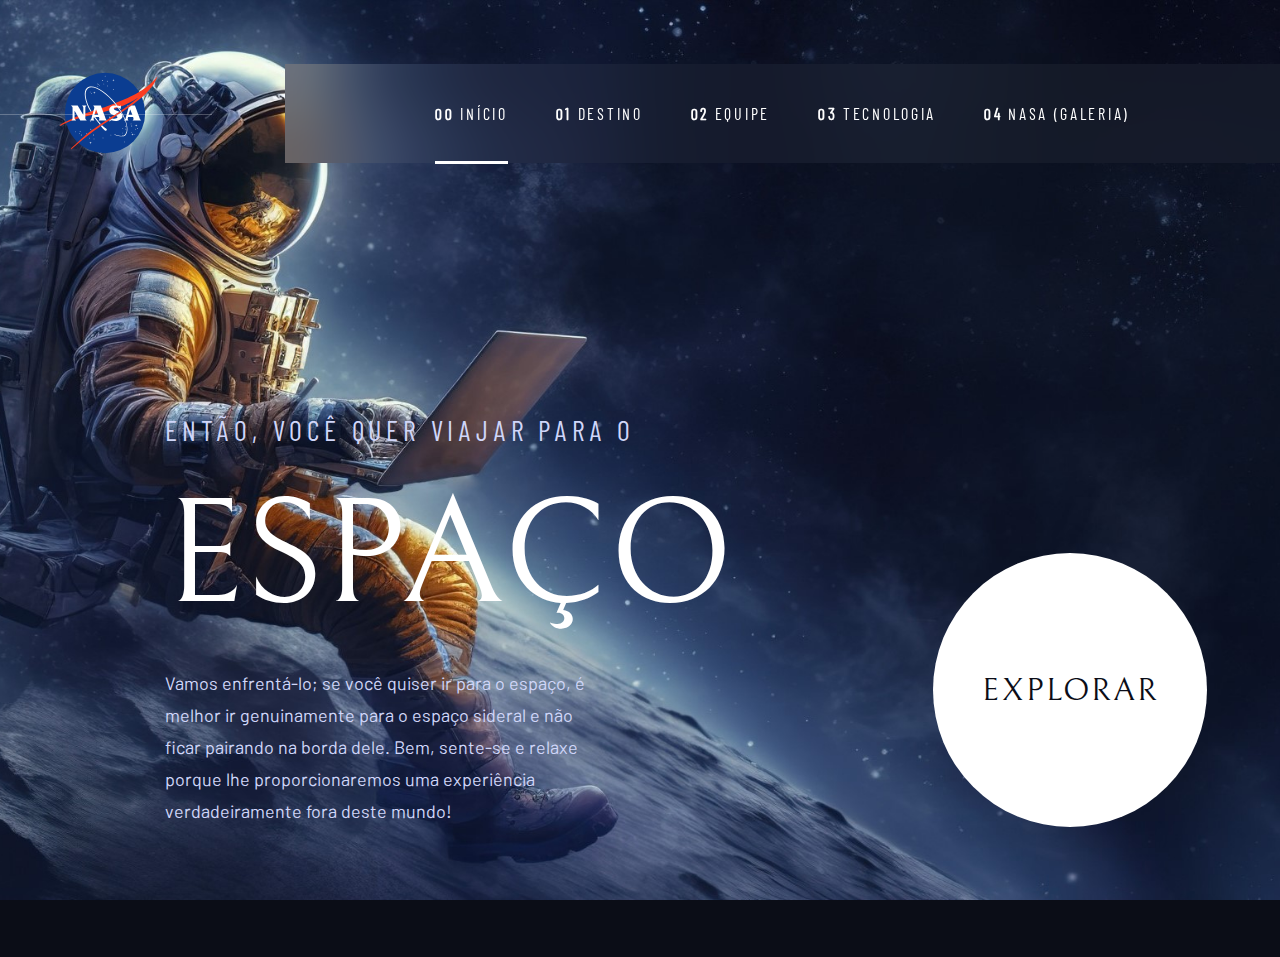
<file: index.html>
<!DOCTYPE html>
<html lang="pt-br">

<head>
  <meta charset="UTF-8" />
  <meta name="viewport" content="width=device-width, initial-scale=1.0" />
  <title>Turismo Espacial</title>
  <link rel="stylesheet" href="./styles/global.css" />
  <link rel="stylesheet" href="./styles/home.css" />
  <link rel="shortcut icon" href="../assets/favicon.png" type="image/x-icon" />
  <link rel="stylesheet" href="https://cdnjs.cloudflare.com/ajax/libs/animate.css/4.1.1/animate.min.css" />
</head>

<body>
  <div class="home wrapper">
    <header>
      <nav>
        <div class="logo">
          <img src="./assets/shared/logo.svg" alt="logo icon" />
        </div>
        <input type="checkbox" name="menu" id="menu" />
        <label for="menu"><span></span><span></span><span></span></label>
        <ul>
          <li>
            <a class="active" href="#"><span>00</span> Início</a>
          </li>
          <li>
            <a href="./pages/destination/destination.html"><span>01</span> Destino</a>
          </li>
          <li>
            <a href="./pages/crew/crew.html"><span>02</span> Equipe </a>
          </li>
          <li>
            <a href="./pages/technology/technology.html"><span>03</span> Tecnologia</a>
          </li>
          <li>
            <a href="./pages/nasa/index.html"><span>04</span> NASA (Galeria)</a>
          </li>
        </ul>
      </nav>
    </header>

    <section class="hero animate__animated animate__fadeIn container">
      <div class="text">
        <h5>ENTÃO, VOCÊ QUER VIAJAR PARA O</h5>
        <h1>Espaço</h1>
        <p class="description">
          Vamos enfrentá-lo; se você quiser ir para o espaço, é melhor ir genuinamente para o espaço sideral e não ficar
          pairando na borda dele. Bem, sente-se e relaxe porque lhe proporcionaremos uma experiência verdadeiramente
          fora deste mundo!
        </p>
      </div>
      <div class="explore">
        <a class="explore-btn animate__animated animate__pulse animate__delay-1s animate__infinite"
          href="./pages/destination/destination.html" draggable="false">
          <p>Explorar</p>
        </a>
      </div>
    </section>
  </div>
</body>

</html>
</file>
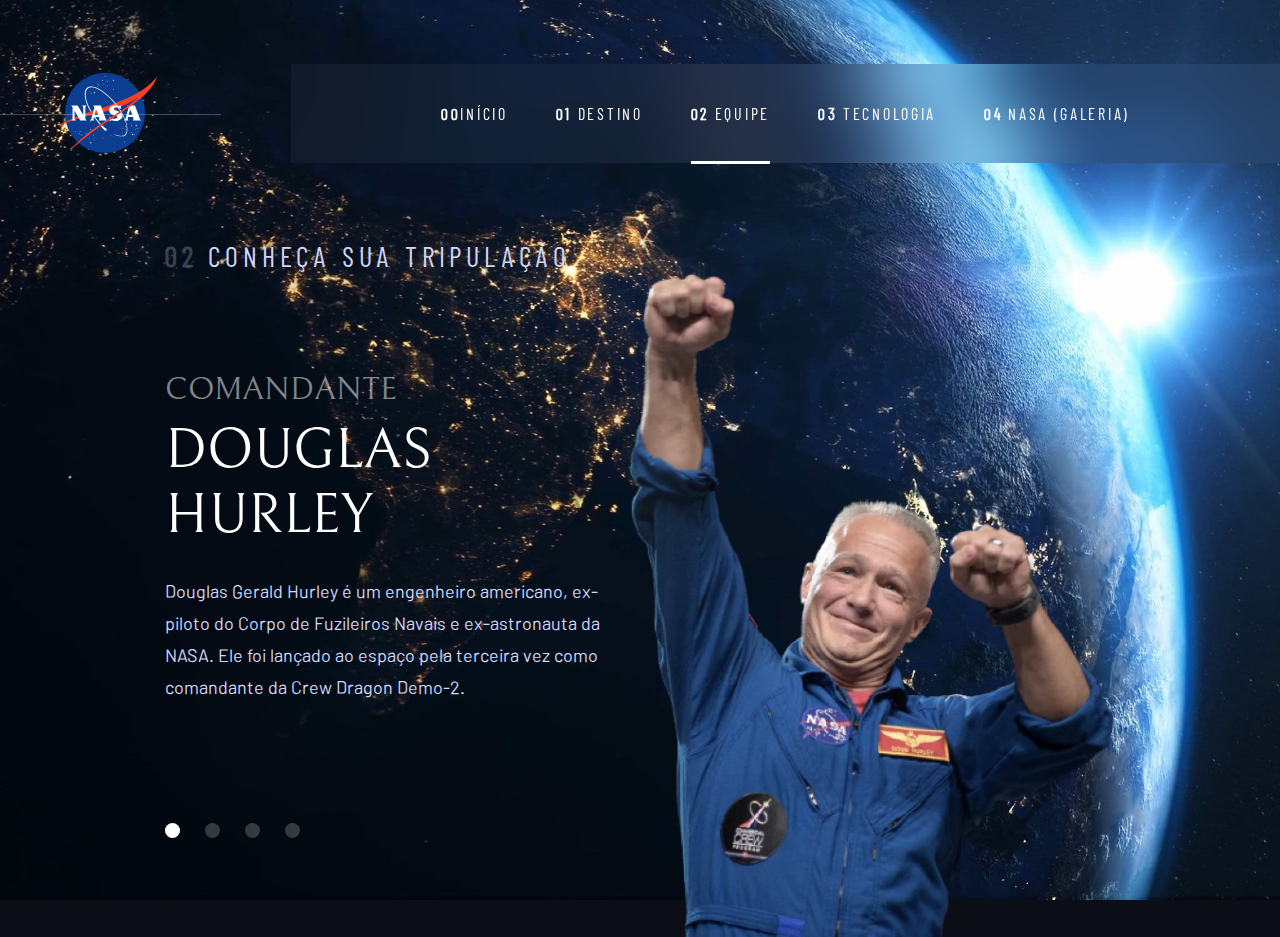
<file: pages/crew/crew.html>
<!DOCTYPE html>
<html lang="pt-br">

<head>
  <meta charset="UTF-8" />
  <meta name="viewport" content="width=device-width, initial-scale=1.0" />
  <title>Equipe</title>
  <link rel="stylesheet" href="../../styles/global.css" />
  <link rel="stylesheet" href="../../styles/crew.css" />
  <link rel="shortcut icon" href="../../assets/favicon.png" type="image/x-icon" />
  <link rel="stylesheet" href="https://cdnjs.cloudflare.com/ajax/libs/animate.css/4.1.1/animate.min.css" />
</head>

<body>
  <div class="crew wrapper">
    <header>
      <nav>
        <div class="logo">
          <img src="../../assets/shared/logo.svg" alt="logo icon" />
        </div>
        <input type="checkbox" name="menu" id="menu" />
        <label for="menu"><span></span><span></span><span></span></label>
        <ul>
          <li>
            <a href="../../index.html"><span>00</span>Início</a>
          </li>
          <li>
            <a href="../../pages/destination/destination.html"><span>01</span> Destino</a>
          </li>
          <li>
            <a class="active" href="#"><span>02</span> Equipe </a>
          </li>
          <li>
            <a href="../../pages/technology/technology.html"><span>03</span> Tecnologia</a>
          </li>
          <li>
            <a href="../nasa/index.html"><span>04</span> NASA (Galeria)</a>
          </li>
        </ul>
      </nav>
    </header>

    <section class="hero container">
      <h5><span>02</span> Conheça sua tripulação</h5>

      <div class="content">
        <div class="text animate__animated animate__fadeIn">
          <h4>Comandante</h4>
          <h3>Douglas Hurley</h3>
          <p class="description">
            Douglas Gerald Hurley é um engenheiro americano, ex-piloto do Corpo de Fuzileiros Navais e ex-astronauta da
            NASA. Ele foi lançado ao espaço pela terceira vez como comandante da Crew Dragon Demo-2.
          </p>
          <div class="dots">
            <a href="#" class="dot active"></a>
            <a href="./crew_2.html" class="dot"></a>
            <a href="./crew_3.html" class="dot"></a>
            <a href="./crew_4.html" class="dot"></a>
          </div>
        </div>
        <div class="image animate__animated animate__fadeInUp">
          <img src="../../assets/crew/image-douglas-hurley.webp" alt="crew image" />
        </div>
      </div>
    </section>
  </div>
</body>

</html>
</file>
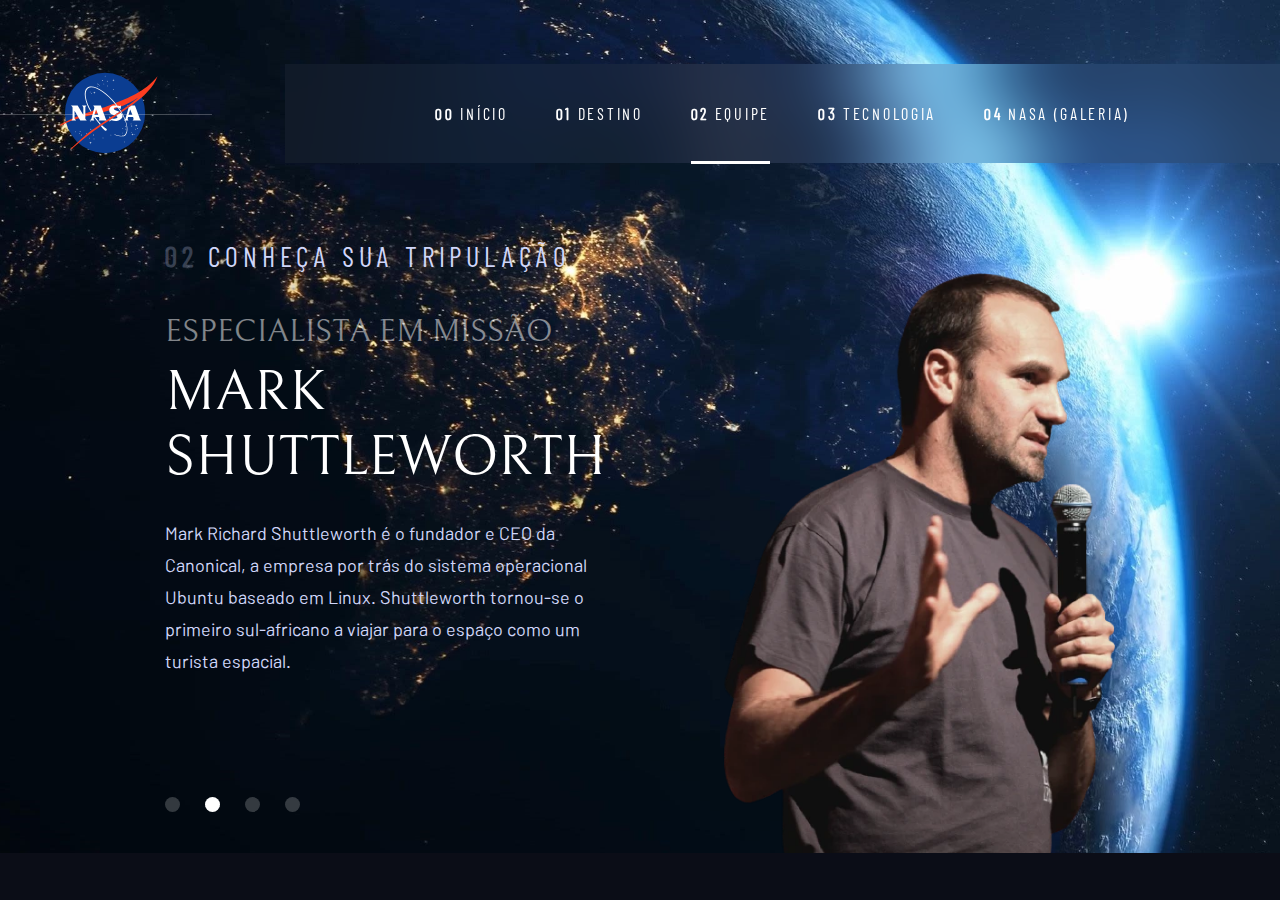
<file: pages/crew/crew_2.html>
<!DOCTYPE html>
<html lang="pt-br">

<head>
  <meta charset="UTF-8" />
  <meta name="viewport" content="width=device-width, initial-scale=1.0" />
  <title>Equipe</title>
  <link rel="stylesheet" href="../../styles/global.css" />
  <link rel="stylesheet" href="../../styles/crew.css" />
  <link rel="shortcut icon" href="../../assets/favicon.png" type="image/x-icon" />
  <link rel="stylesheet" href="https://cdnjs.cloudflare.com/ajax/libs/animate.css/4.1.1/animate.min.css" />
</head>

<body>
  <div class="crew wrapper">
    <header>
      <nav>
        <div class="logo">
          <img src="../../assets/shared/logo.svg" alt="logo icon" />
        </div>
        <input type="checkbox" name="menu" id="menu" />
        <label for="menu"><span></span><span></span><span></span></label>
        <ul>
          <li>
            <a href="../../index.html"><span>00</span> Início</a>
          </li>
          <li>
            <a href="../../pages/destination/destination.html"><span>01</span> Destino</a>
          </li>
          <li>
            <a class="active" href="#"><span>02</span> Equipe </a>
          </li>
          <li>
            <a href="../../pages/technology/technology.html"><span>03</span> Tecnologia</a>
          </li>
          <li>
            <a href="../nasa/index.html"><span>04</span> NASA (Galeria)</a>
          </li>
        </ul>
      </nav>
    </header>

    <section class="hero container">
      <h5><span>02</span> Conheça sua tripulação</h5>

      <div class="content">
        <div class="text animate__animated animate__fadeIn">
          <h4>Especialista em Missão</h4>
          <h3>Mark Shuttleworth</h3>
          <p class="description">
            Mark Richard Shuttleworth é o fundador e CEO da Canonical, a empresa por trás do sistema operacional Ubuntu
            baseado em Linux.
            Shuttleworth tornou-se o primeiro sul-africano a viajar para o espaço como
            um turista espacial.
          </p>
          <div class="dots">
            <a href="./crew.html" class="dot"></a>
            <a href="#" class="dot active"></a>
            <a href="./crew_3.html" class="dot"></a>
            <a href="./crew_4.html" class="dot"></a>
          </div>
        </div>
        <div class="image animate__animated animate__fadeInUp">
          <img src="../../assets/crew/image-mark-shuttleworth.webp" alt="crew image" />
        </div>
      </div>
    </section>
  </div>
</body>

</html>
</file>
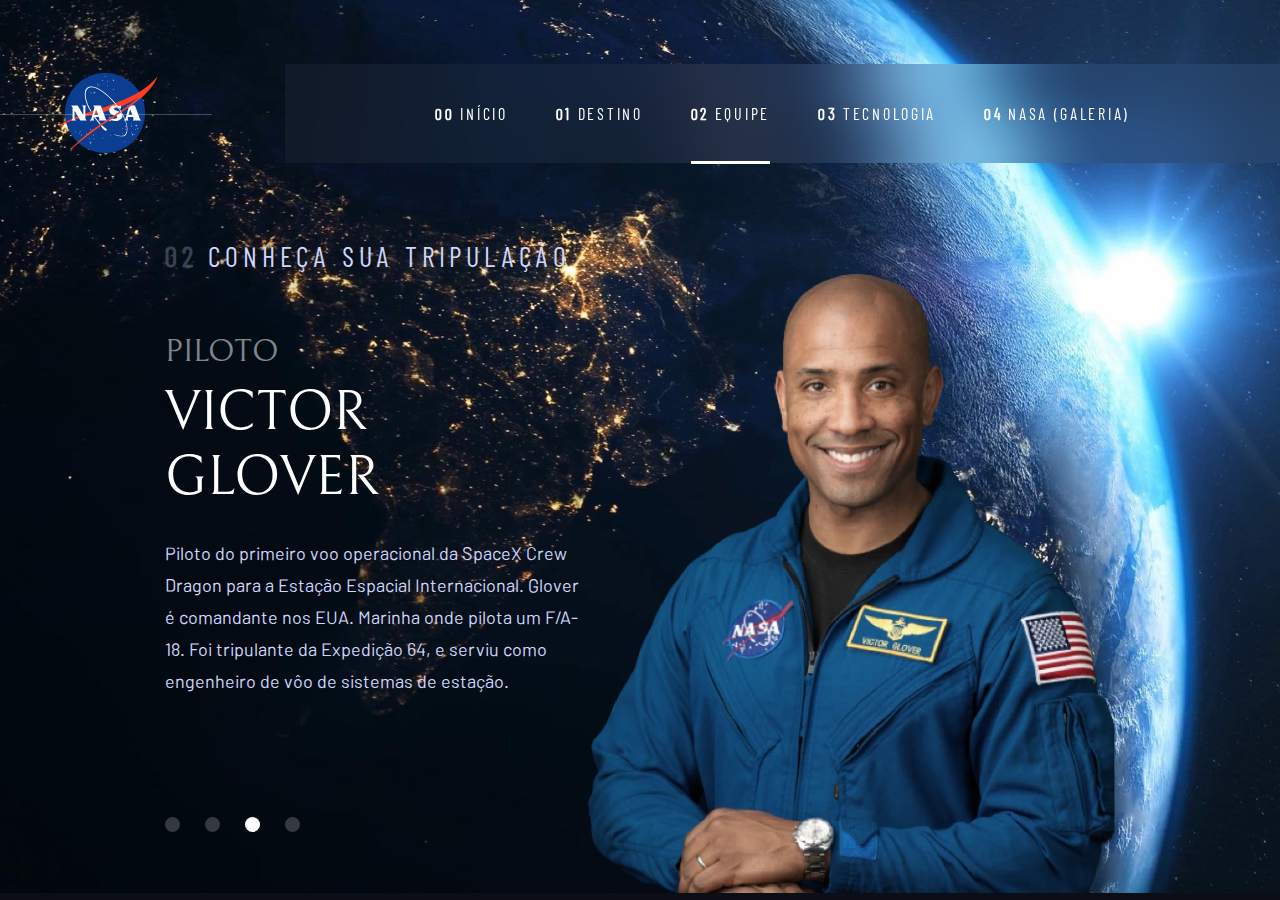
<file: pages/crew/crew_3.html>
<!DOCTYPE html>
<html lang="pt-br">

<head>
  <meta charset="UTF-8" />
  <meta name="viewport" content="width=device-width, initial-scale=1.0" />
  <title>Equipe</title>
  <link rel="stylesheet" href="../../styles/global.css" />
  <link rel="stylesheet" href="../../styles/crew.css" />
  <link rel="shortcut icon" href="../../assets/favicon.png" type="image/x-icon" />
  <link rel="stylesheet" href="https://cdnjs.cloudflare.com/ajax/libs/animate.css/4.1.1/animate.min.css" />
</head>

<body>
  <div class="crew wrapper">
    <header>
      <nav>
        <div class="logo">
          <img src="../../assets/shared/logo.svg" alt="logo icon" />
        </div>
        <input type="checkbox" name="menu" id="menu" />
        <label for="menu"><span></span><span></span><span></span></label>
        <ul>
          <li>
            <a href="../../index.html"><span>00</span> Início</a>
          </li>
          <li>
            <a href="../../pages/destination/destination.html"><span>01</span> Destino</a>
          </li>
          <li>
            <a class="active" href="#"><span>02</span> Equipe </a>
          </li>
          <li>
            <a href="../../pages/technology/technology.html"><span>03</span> Tecnologia</a>
          </li>
          <li>
            <a href="../nasa/index.html"><span>04</span> NASA (Galeria)</a>
          </li>
        </ul>
      </nav>
    </header>

    <section class="hero container">
      <h5><span>02</span> Conheça sua tripulação</h5>

      <div class="content">
        <div class="text animate__animated animate__fadeIn">
          <h4>PILOTO</h4>
          <h3>Victor Glover</h3>
          <p class="description">
            Piloto do primeiro voo operacional da SpaceX Crew Dragon para
            a Estação Espacial Internacional. Glover é comandante nos EUA.
            Marinha onde pilota um F/A-18. Foi tripulante da Expedição
            64, e serviu como engenheiro de vôo de sistemas de estação.
          </p>
          <div class="dots">
            <a href="./crew.html" class="dot"></a>
            <a href="./crew_2.html" class="dot"></a>
            <a href="#" class="dot active"></a>
            <a href="./crew_4.html" class="dot"></a>
          </div>
        </div>
        <div class="image animate__animated animate__fadeInUp">
          <img src="../../assets/crew/image-victor-glover.webp" alt="crew image" />
        </div>
      </div>
    </section>
  </div>
</body>

</html>
</file>
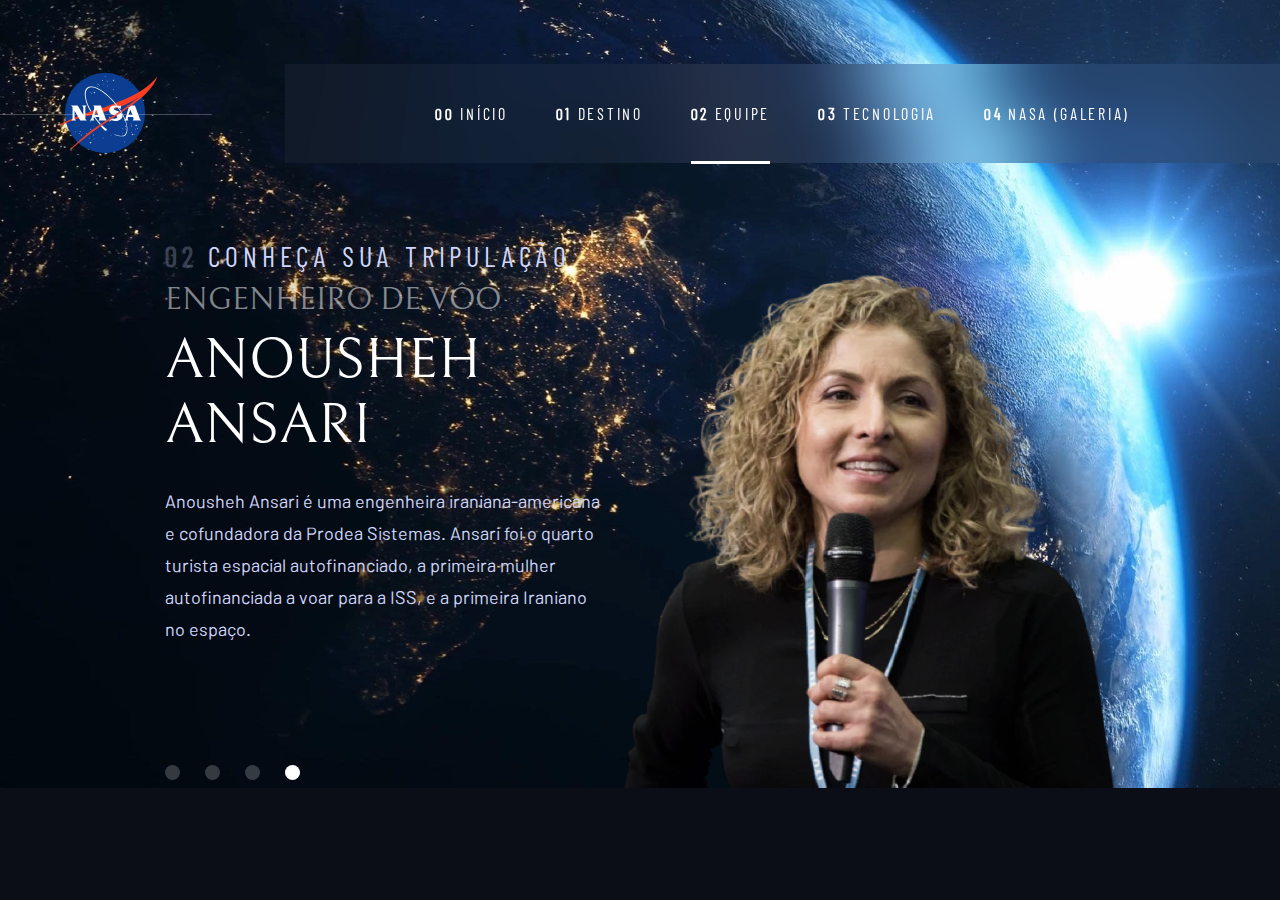
<file: pages/crew/crew_4.html>
<!DOCTYPE html>
<html lang="pt-br">

<head>
  <meta charset="UTF-8" />
  <meta name="viewport" content="width=device-width, initial-scale=1.0" />
  <title>Equipe</title>
  <link rel="stylesheet" href="../../styles/global.css" />
  <link rel="stylesheet" href="../../styles/crew.css" />
  <link rel="shortcut icon" href="../../assets/favicon.png" type="image/x-icon" />
  <link rel="stylesheet" href="https://cdnjs.cloudflare.com/ajax/libs/animate.css/4.1.1/animate.min.css" />
</head>

<body>
  <div class="crew wrapper">
    <header>
      <nav>
        <div class="logo">
          <img src="../../assets/shared/logo.svg" alt="logo icon" />
        </div>
        <input type="checkbox" name="menu" id="menu" />
        <label for="menu"><span></span><span></span><span></span></label>
        <ul>
          <li>
            <a href="../../index.html"><span>00</span> Início</a>
          </li>
          <li>
            <a href="../../pages/destination/destination.html"><span>01</span> Destino</a>
          </li>
          <li>
            <a class="active" href="#"><span>02</span> Equipe </a>
          </li>
          <li>
            <a href="../../pages/technology/technology.html"><span>03</span> Tecnologia</a>
          </li>
          <li>
            <a href="../nasa/index.html"><span>04</span> NASA (Galeria)</a>
          </li>
        </ul>
      </nav>
    </header>

    <section class="hero container">
      <h5><span>02</span> Conheça sua tripulação</h5>

      <div class="content">
        <div class="text animate__animated animate__fadeIn">
          <h4>Engenheiro de vôo</h4>
          <h3>Anousheh Ansari</h3>
          <p class="description">
            Anousheh Ansari é uma engenheira iraniana-americana e cofundadora da
            Prodea Sistemas. Ansari foi o quarto turista espacial autofinanciado,
            a primeira mulher autofinanciada a voar para a ISS, e a primeira
            Iraniano no espaço.
          </p>
          <div class="dots">
            <a href="./crew.html" class="dot"></a>
            <a href="./crew_2.html" class="dot"></a>
            <a href="./crew_3.html" class="dot"></a>
            <a href="#" class="dot active"></a>
          </div>
        </div>
        <div class="image animate__animated animate__fadeInUp">
          <img src="../../assets/crew/image-anousheh-ansari.webp" alt="crew image" />
        </div>
      </div>
    </section>
  </div>
</body>

</html>
</file>
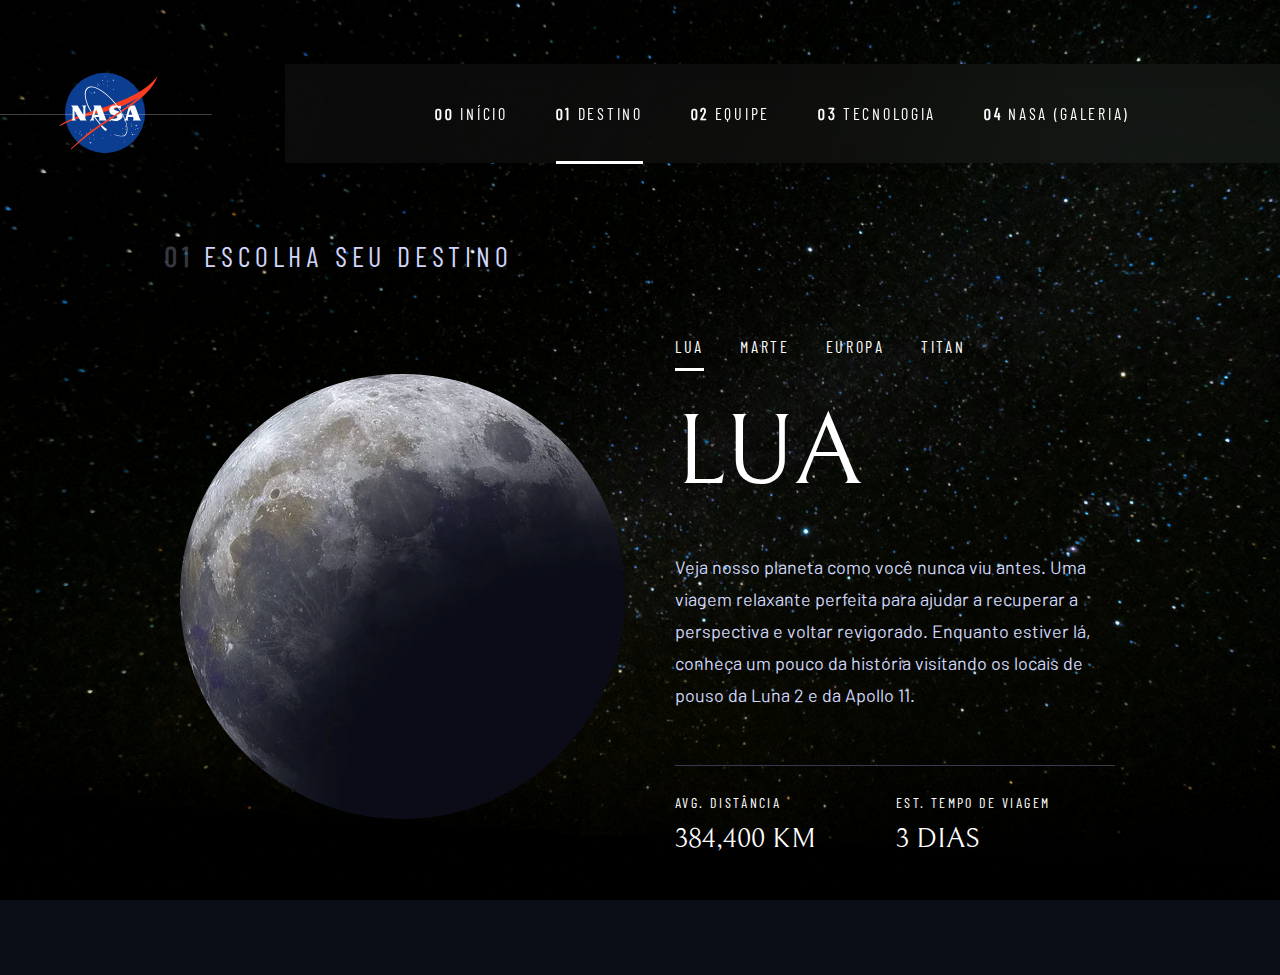
<file: pages/destination/destination.html>
<!DOCTYPE html>
<html lang="pt-br">

<head>
  <meta charset="UTF-8" />
  <meta name="viewport" content="width=device-width, initial-scale=1.0" />
  <title>Destino</title>
  <link rel="stylesheet" href="../../styles/global.css" />
  <link rel="stylesheet" href="../../styles/destination.css" />
  <link rel="shortcut icon" href="../../assets/favicon.png" type="image/x-icon" />
  <link rel="stylesheet" href="https://cdnjs.cloudflare.com/ajax/libs/animate.css/4.1.1/animate.min.css" />
</head>

<body>
  <div class="destination wrapper">
    <header>
      <nav>
        <div class="logo">
          <img src="../../assets/shared/logo.svg" alt="logo icon" />
        </div>
        <input type="checkbox" name="menu" id="menu" />
        <label for="menu"><span></span><span></span><span></span></label>
        <ul>
          <li>
            <a href="../../index.html"><span>00</span> Início</a>
          </li>
          <li>
            <a class="active" href="#"><span>01</span> Destino</a>
          </li>
          <li>
            <a href="../../pages/crew/crew.html"><span>02</span> Equipe </a>
          </li>
          <li>
            <a href="../../pages/technology/technology.html"><span>03</span> Tecnologia</a>
          </li>
          <li>
            <a href="../nasa/index.html"><span>04</span> NASA (Galeria)</a>
          </li>
        </ul>
      </nav>
    </header>

    <section class="hero container">
      <h5><span>01</span> Escolha seu destino</h5>

      <div class="content">
        <div class="image animate__animated animate__rollIn">
          <img src="../../assets/destination/image-moon.webp" alt="destination image" />
        </div>
        <div class="text animate__animated animate__fadeIn">
          <ul>
            <li><a class="active" href="#">Lua</a></li>
            <li><a href="./destination_2.html">Marte</a></li>
            <li><a href="./destination_3.html">Europa</a></li>
            <li><a href="./destination_4.html">Titan</a></li>
          </ul>
          <h2>Lua</h2>
          <p class="description">
            Veja nosso planeta como você nunca viu antes. Uma viagem relaxante perfeita para ajudar a recuperar a
            perspectiva e voltar revigorado. Enquanto estiver lá, conheça um pouco da história visitando os locais de
            pouso da Luna 2 e da Apollo 11.
          </p>
          <div class="destination-details">
            <div>
              <p class="subheading-two">AVG. DISTÂNCIA</p>
              <p class="subheading-one">384,400 km</p>
            </div>
            <div>
              <p class="subheading-two">Est. tempo de viagem</p>
              <p class="subheading-one">3 dias</p>
            </div>
          </div>
        </div>
      </div>
    </section>
  </div>
</body>

</html>
</file>
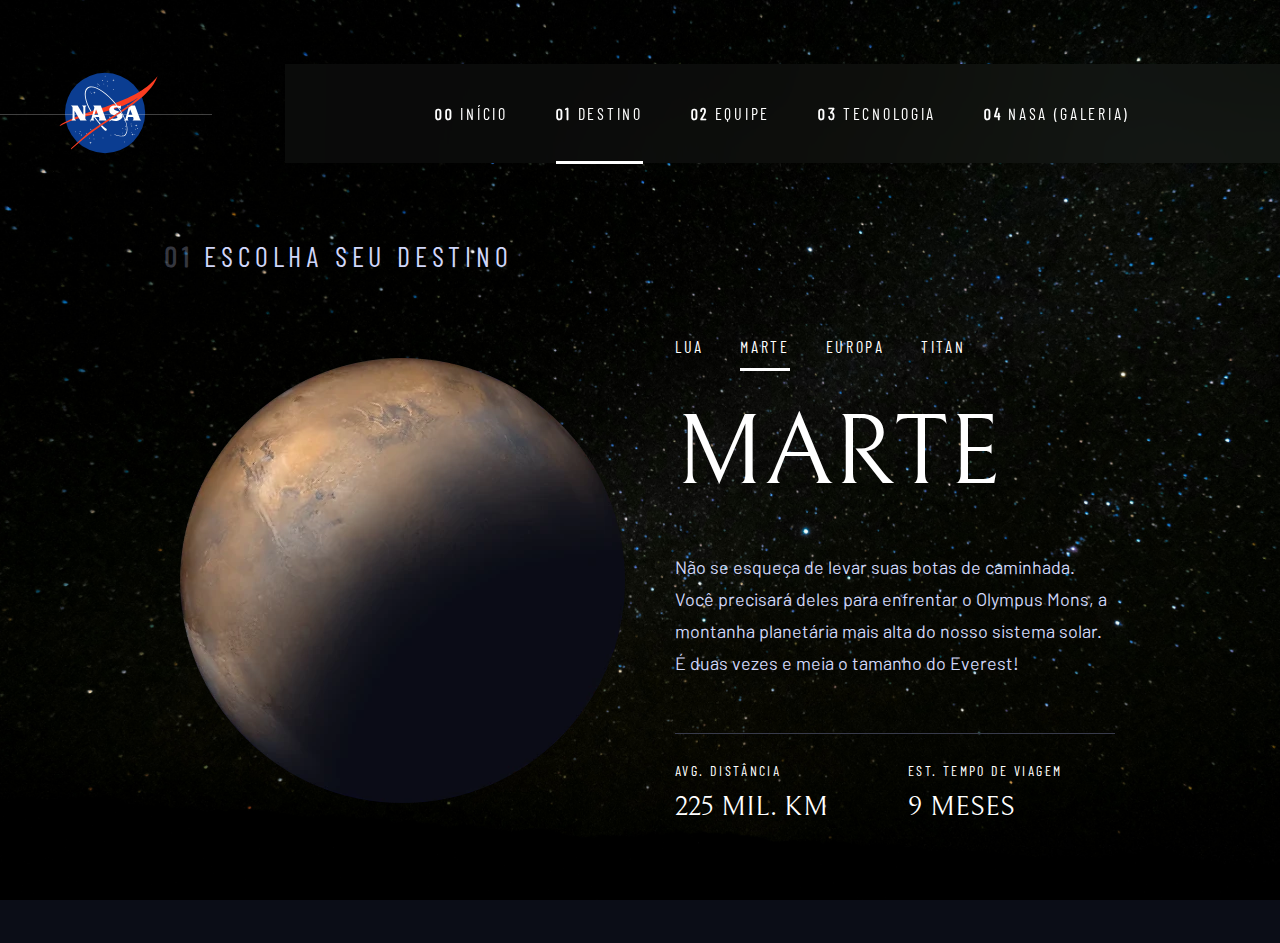
<file: pages/destination/destination_2.html>
<!DOCTYPE html>
<html lang="pt-br">

<head>
  <meta charset="UTF-8" />
  <meta name="viewport" content="width=device-width, initial-scale=1.0" />
  <title>Marte</title>
  <link rel="stylesheet" href="../../styles/global.css" />
  <link rel="stylesheet" href="../../styles/destination.css" />
  <link rel="shortcut icon" href="../../assets/favicon.png" type="image/x-icon" />
  <link rel="stylesheet" href="https://cdnjs.cloudflare.com/ajax/libs/animate.css/4.1.1/animate.min.css" />
</head>

<body>
  <div class="destination wrapper">
    <header>
      <nav>
        <div class="logo">
          <img src="../../assets/shared/logo.svg" alt="logo icon" />
        </div>
        <input type="checkbox" name="menu" id="menu" />
        <label for="menu"><span></span><span></span><span></span></label>
        <ul>
          <li>
            <a href="../../index.html"><span>00</span> Início</a>
          </li>
          <li>
            <a class="active" href="#"><span>01</span> Destino</a>
          </li>
          <li>
            <a href="../../pages/crew/crew.html"><span>02</span> Equipe </a>
          </li>
          <li>
            <a href="../../pages/technology/technology.html"><span>03</span> Tecnologia</a>
          </li>
          <li>
            <a href="../nasa/index.html"><span>04</span> NASA (Galeria)</a>
          </li>
        </ul>
      </nav>
    </header>

    <section class="hero container">
      <h5><span>01</span> Escolha seu destino</h5>

      <div class="content">
        <div class="image animate__animated animate__rollIn">
          <img src="../../assets/destination/image-mars.webp" alt="destination image" />
        </div>
        <div class="text animate__animated animate__fadeIn">
          <ul>
            <li><a href="./destination.html">Lua</a></li>
            <li><a class="active" href="#">Marte</a></li>
            <li><a href="./destination_3.html">Europa</a></li>
            <li><a href="./destination_4.html">Titan</a></li>
          </ul>
          <h2>Marte</h2>
          <p class="description">
            Não se esqueça de levar suas botas de caminhada. Você precisará deles para enfrentar o Olympus Mons, a
            montanha planetária mais alta do nosso sistema solar. É duas vezes e meia o tamanho do Everest!
          </p>
          <div class="destination-details">
            <div>
              <p class="subheading-two">AVG. DISTÂNCIA</p>
              <p class="subheading-one">225 MIL. km</p>
            </div>
            <div>
              <p class="subheading-two">Est. tempo de viagem</p>
              <p class="subheading-one">9 meses</p>
            </div>
          </div>
        </div>
      </div>
    </section>
  </div>
</body>

</html>
</file>
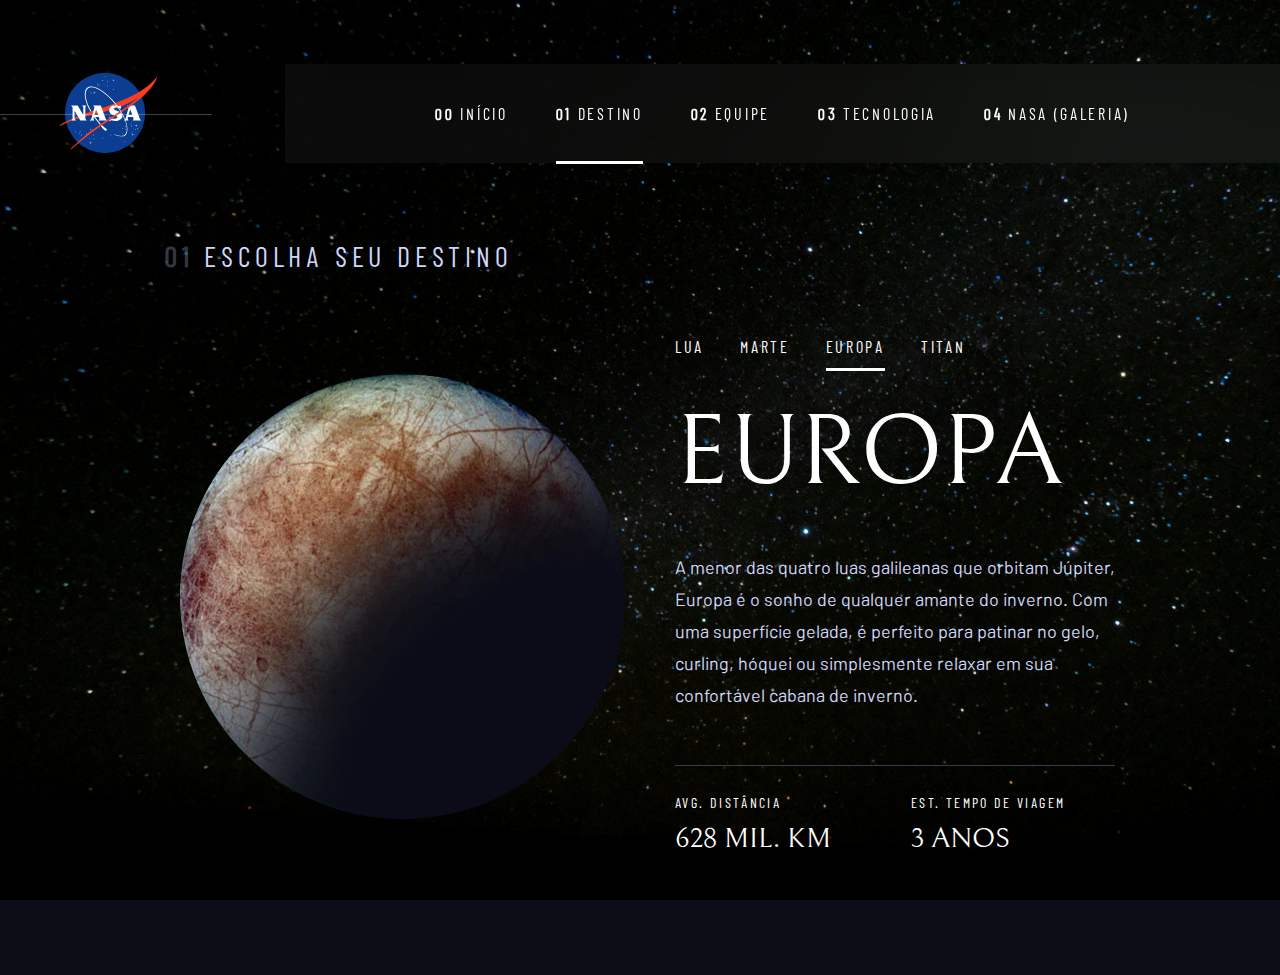
<file: pages/destination/destination_3.html>
<!DOCTYPE html>
<html lang="pt-br">

<head>
  <meta charset="UTF-8" />
  <meta name="viewport" content="width=device-width, initial-scale=1.0" />
  <title>Europa</title>
  <link rel="stylesheet" href="../../styles/global.css" />
  <link rel="stylesheet" href="../../styles/destination.css" />
  <link rel="shortcut icon" href="../../assets/favicon.png" type="image/x-icon" />
  <link rel="stylesheet" href="https://cdnjs.cloudflare.com/ajax/libs/animate.css/4.1.1/animate.min.css" />
</head>

<body>
  <div class="destination wrapper">
    <header>
      <nav>
        <div class="logo">
          <img src="../../assets/shared/logo.svg" alt="logo icon" />
        </div>
        <input type="checkbox" name="menu" id="menu" />
        <label for="menu"><span></span><span></span><span></span></label>
        <ul>
          <li>
            <a href="../../index.html"><span>00</span> Início</a>
          </li>
          <li>
            <a class="active" href="#"><span>01</span> Destino</a>
          </li>
          <li>
            <a href="../../pages/crew/crew.html"><span>02</span> Equipe </a>
          </li>
          <li>
            <a href="../../pages/technology/technology.html"><span>03</span> Tecnologia</a>
          </li>
          <li>
            <a href="../nasa/index.html"><span>04</span> NASA (Galeria)</a>
          </li>
        </ul>
      </nav>
    </header>

    <section class="hero container">
      <h5><span>01</span> Escolha seu destino</h5>

      <div class="content">
        <div class="image animate__animated animate__rollIn">
          <img src="../../assets/destination/image-europa.webp" alt="destination image" />
        </div>
        <div class="text animate__animated animate__fadeIn">
          <ul>
            <li><a href="./destination.html">Lua</a></li>
            <li><a href="./destination_2.html">Marte</a></li>
            <li><a class="active" href="#">Europa</a></li>
            <li><a href="./destination_4.html">Titan</a></li>
          </ul>
          <h2>Europa</h2>
          <p class="description">
            A menor das quatro luas galileanas que orbitam Júpiter, Europa é o sonho de qualquer amante do inverno. Com
            uma superfície gelada, é perfeito para patinar no gelo, curling, hóquei ou simplesmente relaxar em sua
            confortável cabana de inverno.
          </p>
          <div class="destination-details">
            <div>
              <p class="subheading-two">AVG. DISTÂNCIA</p>
              <p class="subheading-one">628 MIL. km</p>
            </div>
            <div>
              <p class="subheading-two">Est. tempo de viagem</p>
              <p class="subheading-one">3 anos</p>
            </div>
          </div>
        </div>
      </div>
    </section>
  </div>
</body>

</html>
</file>
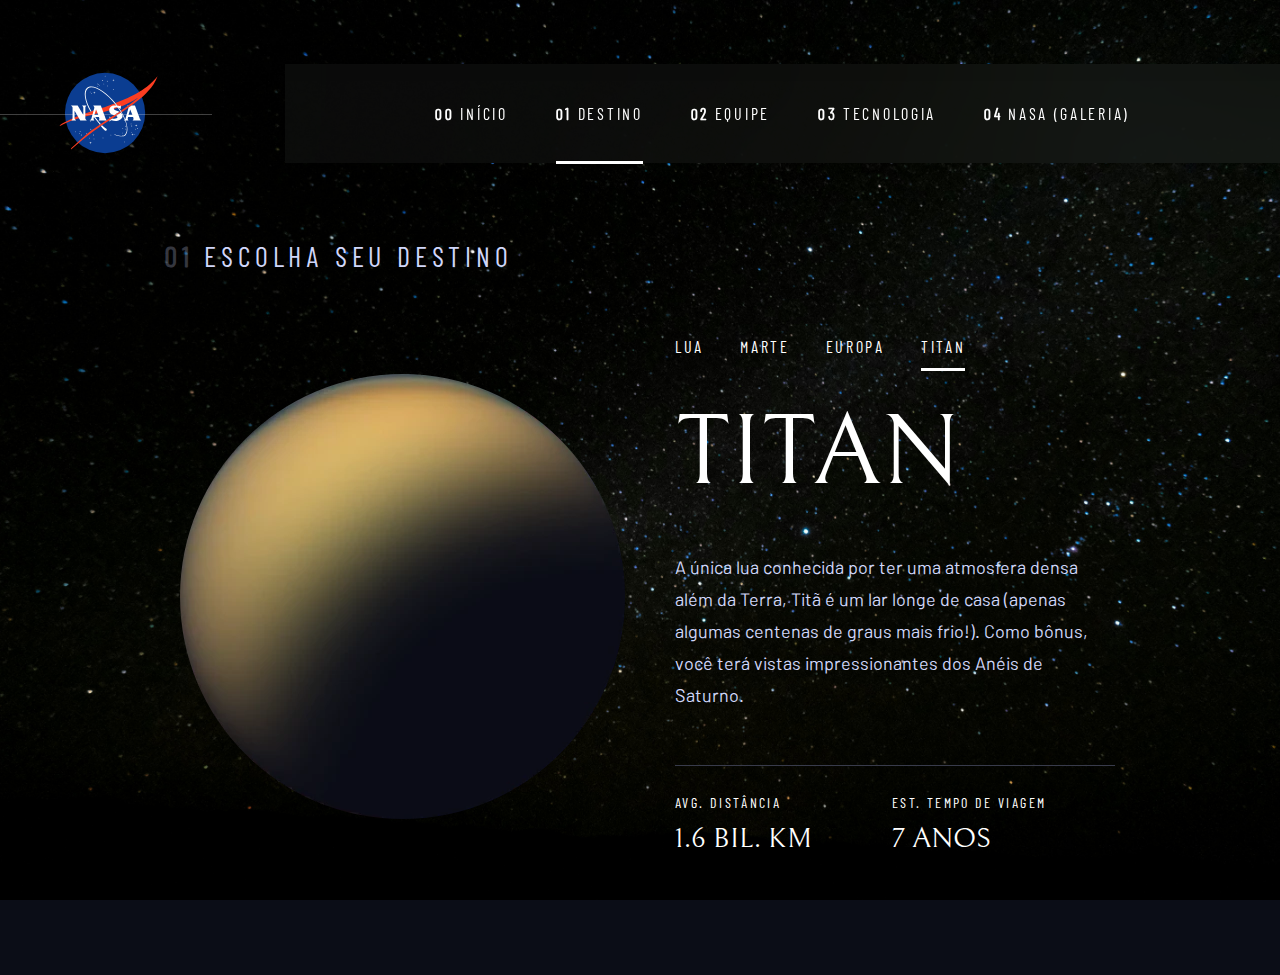
<file: pages/destination/destination_4.html>
<!DOCTYPE html>
<html lang="pt-br">

<head>
  <meta charset="UTF-8" />
  <meta name="viewport" content="width=device-width, initial-scale=1.0" />
  <title>Titan</title>
  <link rel="stylesheet" href="../../styles/global.css" />
  <link rel="stylesheet" href="../../styles/destination.css" />
  <link rel="shortcut icon" href="../../assets/favicon.png" type="image/x-icon" />
  <link rel="stylesheet" href="https://cdnjs.cloudflare.com/ajax/libs/animate.css/4.1.1/animate.min.css" />
</head>

<body>
  <div class="destination wrapper">
    <header>
      <nav>
        <div class="logo">
          <img src="../../assets/shared/logo.svg" alt="logo icon" />
        </div>
        <input type="checkbox" name="menu" id="menu" />
        <label for="menu"><span></span><span></span><span></span></label>
        <ul>
          <li>
            <a href="../../index.html"><span>00</span> Início</a>
          </li>
          <li>
            <a class="active" href="#"><span>01</span> Destino</a>
          </li>
          <li>
            <a href="../../pages/crew/crew.html"><span>02</span> Equipe </a>
          </li>
          <li>
            <a href="../../pages/technology/technology.html"><span>03</span> Tecnologia</a>
          </li>
          <li>
            <a href="../nasa/index.html"><span>04</span> NASA (Galeria)</a>
          </li>
        </ul>
      </nav>
    </header>

    <section class="hero container">
      <h5><span>01</span> Escolha seu destino</h5>

      <div class="content">
        <div class="image animate__animated animate__rollIn">
          <img src="../../assets/destination/image-titan.webp" alt="destination image" />
        </div>
        <div class="text animate__animated animate__fadeIn">
          <ul>
            <li><a href="./destination.html">Lua</a></li>
            <li><a href="./destination_2.html">Marte</a></li>
            <li><a href="./destination_3.html">Europa</a></li>
            <li><a class="active" href="#">Titan</a></li>
          </ul>
          <h2>Titan</h2>
          <p class="description">
            A única lua conhecida por ter uma atmosfera densa além da Terra, Titã é um lar longe de casa (apenas algumas
            centenas de graus mais frio!). Como bônus, você terá vistas impressionantes dos Anéis de Saturno.
          </p>
          <div class="destination-details">
            <div>
              <p class="subheading-two">AVG. DISTÂNCIA</p>
              <p class="subheading-one">1.6 BIL. km</p>
            </div>
            <div>
              <p class="subheading-two">Est. tempo de viagem</p>
              <p class="subheading-one">7 anos</p>
            </div>
          </div>
        </div>
      </div>
    </section>
  </div>
</body>

</html>
</file>
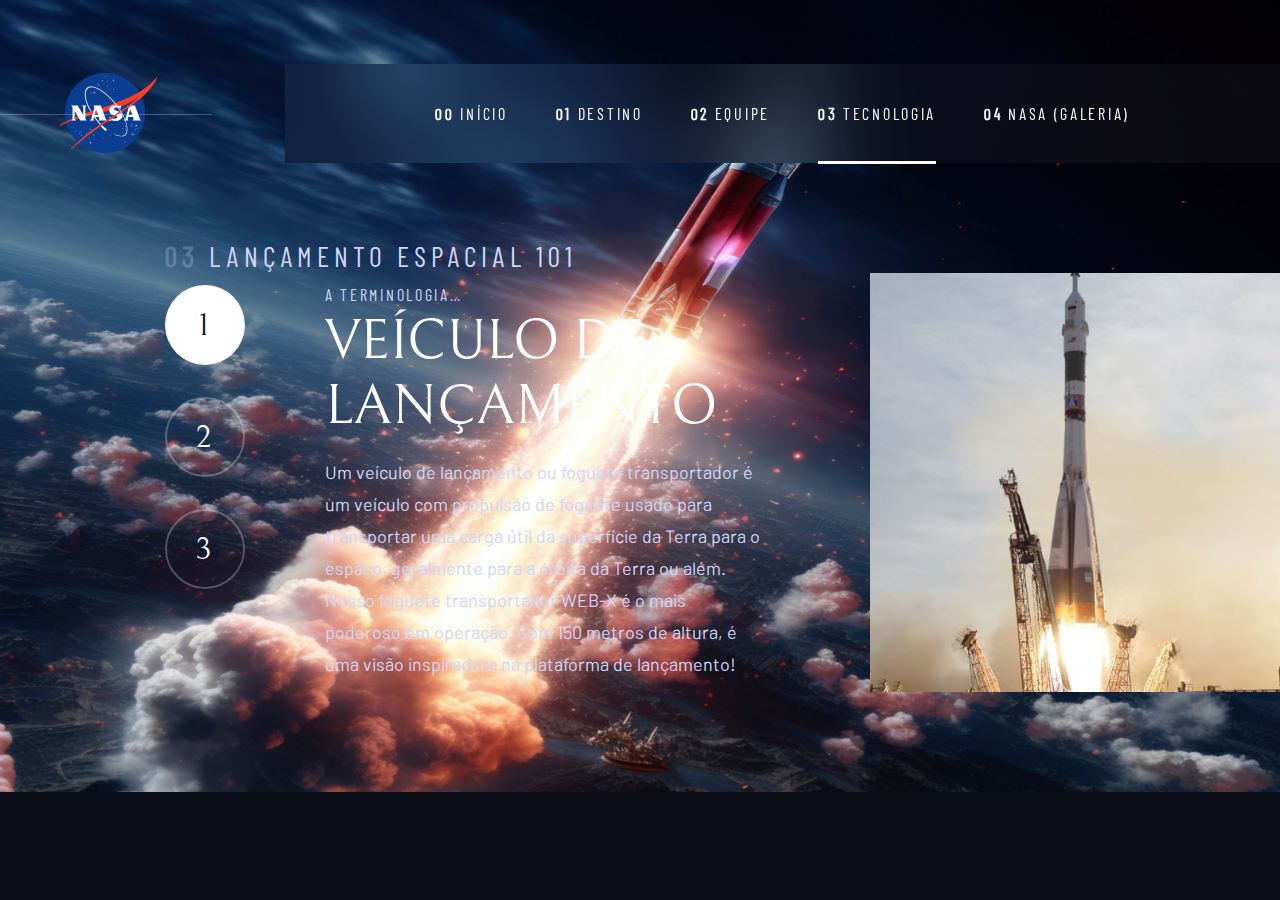
<file: pages/technology/technology.html>
<!DOCTYPE html>
<html lang="pt-br">

<head>
  <meta charset="UTF-8" />
  <meta name="viewport" content="width=device-width, initial-scale=1.0" />
  <title>Tecnologia</title>
  <link rel="stylesheet" href="../../styles/global.css" />
  <link rel="stylesheet" href="../../styles/technology.css" />
  <link rel="shortcut icon" href="../../assets/favicon.png" type="image/x-icon" />
  <link rel="stylesheet" href="https://cdnjs.cloudflare.com/ajax/libs/animate.css/4.1.1/animate.min.css" />
</head>

<body>
  <div class="technology wrapper">
    <header>
      <nav>
        <div class="logo">
          <img src="../../assets/shared/logo.svg" alt="logo icon" />
        </div>
        <input type="checkbox" name="menu" id="menu" />
        <label for="menu"><span></span><span></span><span></span></label>
        <ul>
          <li>
            <a href="../../index.html"><span>00</span> Início</a>
          </li>
          <li>
            <a href="../../pages/destination/destination.html"><span>01</span> Destino</a>
          </li>
          <li>
            <a href="../../pages/crew/crew.html"><span>02</span> Equipe </a>
          </li>
          <li>
            <a class="active" href="#"><span>03</span> Tecnologia</a>
          </li>
          <li>
            <a href="../nasa/index.html"><span>04</span> NASA (Galeria)</a>
          </li>
        </ul>
      </nav>
    </header>

    <section class="hero">
      <h5><span>03</span> Lançamento Espacial 101</h5>

      <div class="content">
        <div class="text animate__animated animate__fadeIn">
          <div class="navigation">
            <a href="#" class="navigation-circle active">1</a>
            <a href="./technology_2.html" class="navigation-circle">2</a>
            <a href="./technology_3.html" class="navigation-circle">3</a>
          </div>
          <div>
            <p>A TERMINOLOGIA…</p>
            <h3>VEÍCULO DE LANÇAMENTO</h3>
            <p class="description">
              Um veículo de lançamento ou foguete transportador é um veículo com propulsão de foguete usado para
              transportar uma carga útil da superfície da Terra para o espaço, geralmente
              para a órbita da Terra ou além. Nosso foguete transportador WEB-X é o mais poderoso em operação. Com 150
              metros de altura, é uma visão inspiradora na plataforma de lançamento!
            </p>
          </div>
        </div>
        <div class="image animate__animated animate__fadeInRight">
          <img class="desktop-img" src="../../assets/technology/image-launch-vehicle-portrait.jpg"
            alt="technology image" />
          <img class="tablet-img" src="../../assets/technology/image-launch-vehicle-landscape.jpg"
            alt="technology image" />
        </div>
      </div>
    </section>
  </div>
</body>

</html>
</file>
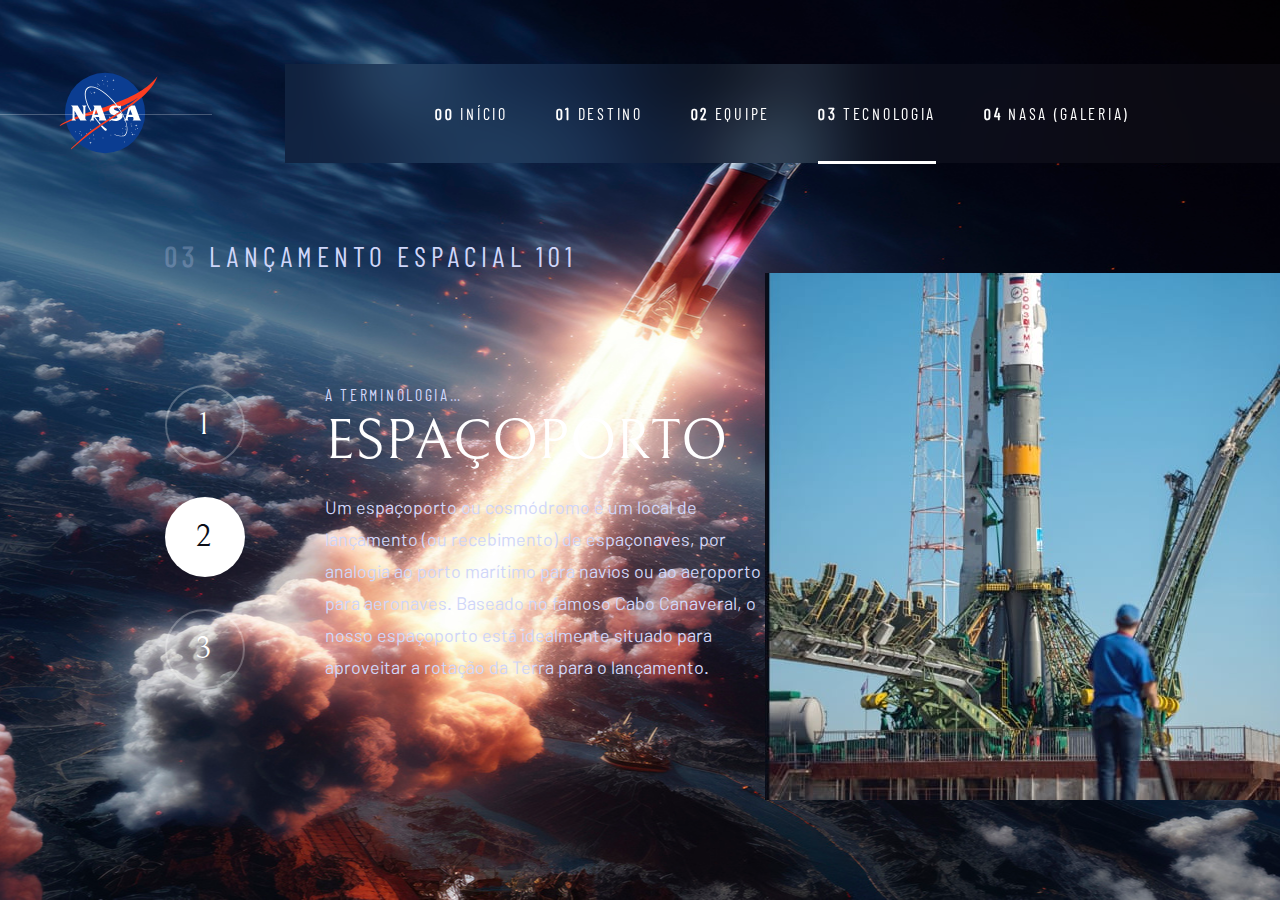
<file: pages/technology/technology_2.html>
<!DOCTYPE html>
<html lang="pt-br">

<head>
  <meta charset="UTF-8" />
  <meta name="viewport" content="width=device-width, initial-scale=1.0" />
  <title>Tecnologia</title>
  <link rel="stylesheet" href="../../styles/global.css" />
  <link rel="stylesheet" href="../../styles/technology.css" />
  <link rel="shortcut icon" href="../../assets/favicon.png" type="image/x-icon" />
  <link rel="stylesheet" href="https://cdnjs.cloudflare.com/ajax/libs/animate.css/4.1.1/animate.min.css" />
</head>

<body>
  <div class="technology wrapper">
    <header>
      <nav>
        <div class="logo">
          <img src="../../assets/shared/logo.svg" alt="logo icon" />
        </div>
        <input type="checkbox" name="menu" id="menu" />
        <label for="menu"><span></span><span></span><span></span></label>
        <ul>
          <li>
            <a href="../../index.html"><span>00</span> Início</a>
          </li>
          <li>
            <a href="../../pages/destination/destination.html"><span>01</span> Destino</a>
          </li>
          <li>
            <a href="../../pages/crew/crew.html"><span>02</span> Equipe </a>
          </li>
          <li>
            <a class="active" href="#"><span>03</span> Tecnologia</a>
          </li>
          <li>
            <a href="../nasa/index.html"><span>04</span> NASA (Galeria)</a>
          </li>
        </ul>
      </nav>
    </header>

    <section class="hero">
      <h5><span>03</span> LANÇAMENTO ESPACIAL 101</h5>

      <div class="content">
        <div class="text animate__animated animate__fadeIn">
          <div class="navigation">
            <a href="./technology.html" class="navigation-circle">1</a>
            <a href="#" class="navigation-circle active">2</a>
            <a href="./technology_3.html" class="navigation-circle">3</a>
          </div>
          <div>
            <p>A TERMINOLOGIA…</p>
            <h3>ESPAÇOPORTO</h3>
            <p class="description">
              Um espaçoporto ou cosmódromo é um local de lançamento (ou recebimento) de espaçonaves, por analogia ao
              porto marítimo para navios ou ao aeroporto para aeronaves. Baseado no famoso Cabo Canaveral, o nosso
              espaçoporto está idealmente situado para aproveitar a rotação da Terra para o lançamento.
            </p>
          </div>
        </div>
        <div class="image animate__animated animate__fadeInRight">
          <img src="../../assets/technology/image-spaceport-portrait.jpg" alt="technology image" />
        </div>
      </div>
    </section>
  </div>
</body>

</html>
</file>
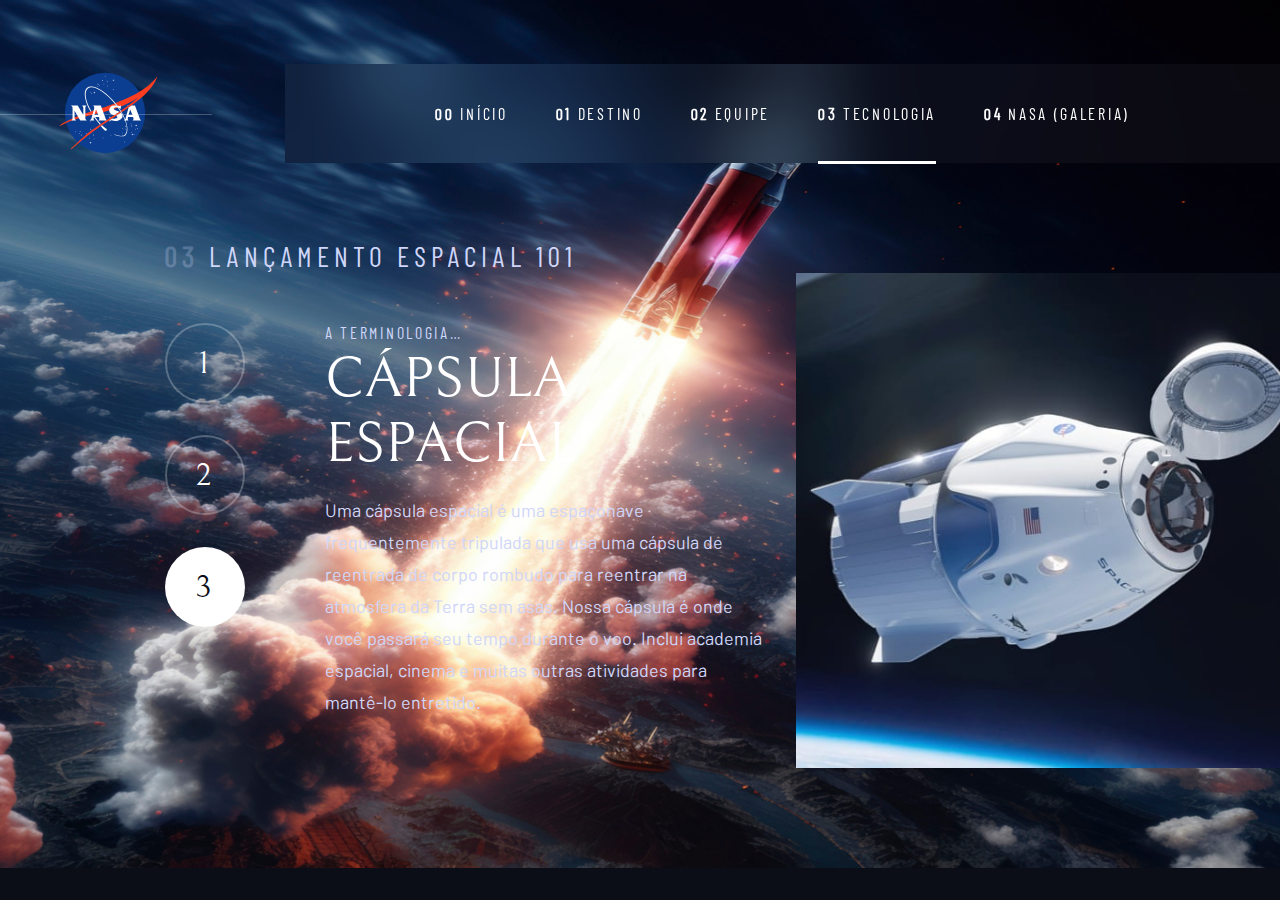
<file: pages/technology/technology_3.html>
<!DOCTYPE html>
<html lang="pt-br">

<head>
  <meta charset="UTF-8" />
  <meta name="viewport" content="width=device-width, initial-scale=1.0" />
  <title>Tecnologia</title>
  <link rel="stylesheet" href="../../styles/global.css" />
  <link rel="stylesheet" href="../../styles/technology.css" />
  <link rel="shortcut icon" href="../../assets/favicon.png" type="image/x-icon" />
  <link rel="stylesheet" href="https://cdnjs.cloudflare.com/ajax/libs/animate.css/4.1.1/animate.min.css" />
</head>

<body>
  <div class="technology wrapper">
    <header>
      <nav>
        <div class="logo">
          <img src="../../assets/shared/logo.svg" alt="logo icon" />
        </div>
        <input type="checkbox" name="menu" id="menu" />
        <label for="menu"><span></span><span></span><span></span></label>
        <ul>
          <li>
            <a href="../../index.html"><span>00</span> Início</a>
          </li>
          <li>
            <a href="../../pages/destination/destination.html"><span>01</span> Destino</a>
          </li>
          <li>
            <a href="../../pages/crew/crew.html"><span>02</span> Equipe </a>
          </li>
          <li>
            <a class="active" href="#"><span>03</span> Tecnologia</a>
          </li>
          <li>
            <a href="../nasa/index.html"><span>04</span> NASA (Galeria)</a>
          </li>
        </ul>
      </nav>
    </header>

    <section class="hero">
      <h5><span>03</span> Lançamento Espacial 101</h5>

      <div class="content">
        <div class="text animate__animated animate__fadeIn">
          <div class="navigation">
            <a href="./technology.html" class="navigation-circle">1</a>
            <a href="./technology_2.html" class="navigation-circle">2</a>
            <a href="#" class="navigation-circle active">3</a>
          </div>
          <div>
            <p>A TERMINOLOGIA…</p>
            <h3>CÁPSULA ESPACIAL</h3>
            <p class="description">
              Uma cápsula espacial é uma espaçonave frequentemente tripulada que usa uma cápsula de reentrada de corpo
              rombudo para reentrar na atmosfera da Terra sem asas. Nossa cápsula é onde você passará seu tempo durante
              o voo. Inclui academia espacial, cinema e muitas outras atividades para mantê-lo entretido.
            </p>
          </div>
        </div>
        <div class="image animate__animated animate__fadeInRight">
          <img src="../../assets/technology/image-space-capsule-portrait.jpg" alt="technology image" />
        </div>
      </div>
    </section>
  </div>
</body>

</html>
</file>
<file: styles/global.css>
:root {
  --color-white: #fff;
  --color-black: #0b0d17;
  --color-pastel-blue: #d0d6f9;

  --base-font-size: 1.125rem;

  --transition: all 0.3s ease-in-out;
}

@font-face {
  font-family: "Bellefair";
  src: url(../assets/fonts/Bellefair-Regular.otf);
}

@font-face {
  font-family: "Barlow-regular";
  src: url(../assets/fonts/Barlow-Regular.otf);
}

@font-face {
  font-family: "Barlow-condensed";
  src: url(../assets/fonts/BarlowCondensed-Regular.otf);
}

*,
*::before,
*::after {
  margin: 0;
  padding: 0;
  box-sizing: border-box;
}

body {
  font-family: Barlow-regular;
  color: var(--color-white);
  background-color: var(--color-black);
}

ul {
  list-style: none;
  display: flex;
}

a {
  text-decoration: none;
  color: #fff;
  font-family: Barlow-condensed;
  font-size: 16px;
  letter-spacing: 2.7px;
  text-transform: uppercase;
  transition: var(--transition);
}

a:hover {
  border-bottom: 3px solid rgba(255, 255, 255, 0.5);
  padding-bottom: 38px;
}

a.active {
  border-bottom: 3px solid var(--color-white);
  padding-bottom: 38px;
}

img {
  max-width: 100%;
  display: block;
}

h1 {
  font-size: 9.375rem;
  margin-block: 24px;
}

@media screen and (max-width: 768px) {
  h1 {
    font-size: 5rem;
  }
}

h2 {
  font-size: 6.25rem;
}

@media screen and (max-width: 768px) {
  h2 {
    font-size: 3.5rem;
  }
}

h3 {
  font-size: 3.5rem;
}

@media screen and (max-width: 768px) {
  h3 {
    font-size: 1.5rem;
  }
}

h4 {
  font-size: 2rem;
}

@media screen and (max-width: 768px) {
  h4 {
    font-size: 1rem;
  }
}

h5 {
  color: var(--color-pastel-blue);
  font-family: Barlow-condensed;
  font-size: 1.75rem;
  font-weight: 400;
  letter-spacing: 0.3rem;
  text-transform: uppercase;
}

@media screen and (max-width: 768px) {
  h5 {
    font-size: 1rem;
    text-align: center;
  }
}

h1,
h2,
h3,
h4 {
  font-weight: 400;
  text-transform: uppercase;
  font-family: Bellefair, sans-serif;
}

.subheading-one {
  font-family: Bellefair;
  font-size: 1.75rem;
  font-weight: 400;
  text-transform: uppercase;
}

.subheading-two {
  font-family: Barlow-condensed;
  font-size: 0.875rem;
  font-weight: 400;
  letter-spacing: 0.14763rem;
  text-transform: uppercase;
}

.description {
  color: var(--color-pastel-blue);
  font-size: 1.125rem;
  line-height: 2rem;
  max-width: 440px;
}

@media screen and (max-width: 768px) {
  .description {
    font-size: 15px;
  }
}

.container {
  padding-inline: 165px;
}

@media screen and (max-width: 768px) {
  .container {
    padding-inline: 24px;
  }
}

.wrapper {
  background-repeat: no-repeat;
  background-size: cover;
  background-position: center;
  background-attachment: fixed;
}

nav {
  display: flex;
  justify-content: space-between;
  align-items: center;
  padding: 64px 0 0 55px;
}

nav ul {
  gap: 48px;
  padding: 40px 150px;
  background: rgba(255, 255, 255, 0.04);
  backdrop-filter: blur(40px);
  position: relative;
}

nav ul li span {
  font-weight: 700;
}

nav ul::before {
  content: "";
  width: 573px;
  height: 1px;
  opacity: 0.2515;
  background: var(--color-white);
  position: absolute;
  top: 50%;
  left: -65%;
}

nav input {
  display: none;
}

@media screen and (max-width: 1080px) {
  .wrapper header nav ul li a span {
    display: none;
  }

  nav ul::before {
    display: none;
  }

  nav ul {
    padding: 40px 48px;
  }

  nav {
    padding: 0 0 0 40px;
  }
}

@media screen and (max-width: 768px) {
  nav .logo img {
    height: 40px;
    width: 40px;
  }

  nav label {
    position: absolute;
    display: flex;
    flex-direction: column;
    gap: 6px;
    cursor: pointer;
    right: 40px;
    top: 30px;
    z-index: 20;
  }

  nav label span {
    display: block;
    width: 24px;
    height: 3px;
    background: var(--color-white);
    transition: var(--transition);
  }

  nav input:checked ~ label span:nth-child(2) {
    display: none;
  }

  nav input:checked ~ label span {
    transform-origin: center;
    position: relative;
  }

  nav input:checked ~ label span:first-child {
    transform: rotate(45deg);
    top: 4px;
  }

  nav input:checked ~ label span:last-child {
    transform: rotate(135deg);
    top: -5px;
  }

  nav {
    padding-top: 24px;
  }

  nav ul {
    transform: translateX(150%);
    transition: var(--transition);
    flex-direction: column;
    position: fixed;
    top: 0;
    right: 0;
    bottom: 0;
    width: 254px;
    padding-top: 100px;
    z-index: 10;
  }

  nav input:checked ~ ul {
    transform: translateX(0);
  }

  nav input:checked ~ ul li a span {
    display: inline-block;
  }
  nav input:checked ~ ul li a:hover,
  nav ul li a.active {
    border-bottom: 0;
  }
}

@media screen and (max-width: 1080px) {
  .description {
    margin: 0 auto;
  }
}
</file>
<file: styles/home.css>
.home {
  background-image: url(../assets/home/background-home-desktop.jpg);
}

@media screen and (max-width: 768px) {
  .home {
    background-image: url(../assets/home/background-home-mobile.jpg);
  }
}

.hero {
  padding-top: 250px;
  padding-bottom: 130px;
  display: flex;
  align-items: flex-end;
}

.hero .text,
.explore {
  flex: 0 0 50%;
}

.hero .explore {
  display: flex;
  justify-content: flex-end;
}

.hero .explore .explore-btn {
  background-color: var(--color-white);
  width: 274px;
  height: 274px;
  border-radius: 50%;
  display: block;
  position: relative;
}

.hero .explore .explore-btn p {
  color: var(--color-black);
  font-family: Bellefair;
  font-size: 2rem;
  letter-spacing: 2px;
  text-transform: uppercase;
  position: absolute;
  top: 50%;
  left: 50%;
  transform: translate(-50%, -50%);
}

.hero .explore .explore-btn::before {
  content: "";
  width: 274px;
  height: 274px;
  border-radius: 50%;
  position: absolute;
  transition: all 1s cubic-bezier(0.075, 0.82, 0.165, 1);
  background-color: var(--color-white);
  opacity: 0;
  left: 0;
}

.hero .explore .explore-btn:hover::before {
  scale: 1.6;
  opacity: 0.1;
}

@media screen and (max-width: 1080px) {
  .hero {
    flex-direction: column;
    padding-top: 60px;
    padding-inline: 24px;
    align-items: center;
    justify-content: center;
    gap: 100px;
    text-align: center;
  }

  .hero h5 {
    font-size: 1rem;
  }

  .description {
    font-size: 15px;
  }

  .hero .explore .explore-btn {
    width: 150px;
    height: 150px;
  }
  .hero .explore .explore-btn p {
    font-size: 20px;
  }

  .hero .explore .explore-btn:hover::before {
    left: 0;
  }
}
</file>
<file: styles/crew.css>
.crew {
  background-image: url(../assets/crew/background-crew-desktop.jpg);
}

@media screen and (max-width: 768px) {
  .crew {
    background-image: url(../assets/crew/background-crew-mobile.jpg);
  }
}

.hero {
  padding-top: 76px;
}

@media screen and (max-width: 768px) {
  .hero {
    padding-top: 34px;
  }
}

.hero h5 span {
  opacity: 0.25;
  font-weight: 700;
}

.hero .content {
  display: flex;
  justify-content: space-between;
  align-items: center;
}

.content .text h4 {
  opacity: 0.5;
  margin-bottom: 10px;
}

.content .text h3 {
  margin-bottom: 27px;
}

.content .text .dots {
  display: flex;
  gap: 25px;
  margin-top: 120px;
}

.content .text .dots .dot {
  display: block;
  width: 15px;
  height: 15px;
  border-radius: 50%;
  background-color: var(--color-white);
  opacity: 0.2;
  padding: 0;
  transition: var(--transition);
}

.content .text .dots .dot:hover {
  opacity: 0.5;
}

.content .text .dots .dot.active {
  opacity: 1;
}

@media screen and (max-width: 1080px) {
  .content {
    flex-direction: column-reverse;
    gap: 40px;
    text-align: center;
  }

  h5 {
    margin-bottom: 60px;
  }

  .content .image {
    border-bottom: 1px solid #383b4b;
    width: 100%;
  }

  .content .image img {
    width: 200px;
    margin-inline: auto;
  }

  .content .text .dots {
    justify-content: center;
    gap: 15px;
    margin-block: 30px;
  }

  .content .text .dots .dot {
    width: 10px;
    height: 10px;
  }
}
</file>
<file: styles/destination.css>
.destination {
  background-image: url(../assets/destination/background-destination-desktop.jpg);
}

@media screen and (max-width: 768px) {
  .destination {
    background-image: url(../assets/destination/background-destination-mobile.jpg);
  }
}

.hero {
  padding-top: 76px;
  padding-bottom: 120px;
}

.hero h5 span {
  opacity: 0.25;
  font-weight: 700;
}

.content {
  display: flex;
  margin-top: 64px;
  justify-content: space-between;
  align-items: center;
}

.content .image {
  flex: 0 0 50%;
  display: flex;
  justify-content: center;
}

.content .image img {
  width: 445px;
  height: auto;
}

@media screen and (max-width: 768px) {
  .content .image img {
    width: 170px;
  }
}

.content .text h2 {
  margin-block: 40px;
}

.content .text ul {
  gap: 36px;
}

.content .text ul a:hover {
  padding-bottom: 12px;
}

.content .text ul a.active {
  padding-bottom: 12px;
}

.text .destination-details {
  display: flex;
  gap: 80px;
  margin-top: 54px;
  border-top: 1px solid #383b4b;
  padding-top: 28px;
}

.text .destination-details p:first-of-type {
  margin-bottom: 12px;
}

@media screen and (max-width: 768px) {
  .content .text ul {
    gap: 26px;
  }
  .content .text ul a {
    font-size: 14px;
  }
  .content .text ul a:hover {
    padding-bottom: 8px;
  }

  .content .text ul a.active {
    padding-bottom: 8px;
  }

  .content .text h2 {
    margin-bottom: 10px;
  }
  .text .destination-details {
    flex-direction: column;
    padding-top: 32px;
    margin-top: 33px;
    gap: 32px;
  }
}

@media screen and (max-width: 1080px) {
  .destination .container {
    padding-inline: 38px;
  }

  .destination .content {
    flex-direction: column;
    gap: 54px;
    text-align: center;
  }

  .destination .content ul {
    justify-content: center;
  }

  .destination-details {
    justify-content: center;
  }

  .destination .content div {
    max-width: 574px;
    width: 100%;
  }

  .description {
    max-width: 100%;
  }
}
</file>
<file: styles/technology.css>
.technology {
  background-image: url(../assets/technology/background-technology-desktop.jpg);
}

@media screen and (max-width: 768px) {
  .technology {
    background-image: url(../assets/technology/background-technology-mobile.jpg);
    background-size: cover;
  }
}

.hero {
  padding: 76px 0 100px 165px;
}

.hero h5 span {
  opacity: 0.25;
  font-weight: 700;
}

.hero .content {
  display: flex;
  justify-content: space-between;
  align-items: center;
}

.hero .content .text {
  display: flex;
  gap: 80px;
}

.hero .content .text .navigation .navigation-circle {
  border: 2px solid rgba(255, 255, 255, 0.25);
  display: block;
  width: 80px;
  height: 80px;
  border-radius: 50%;
  display: grid;
  place-items: center;
  padding: 0;
  font-family: Bellefair;
  font-size: 2rem;
  margin-bottom: 32px;
  transition: var(--transition);
}

.hero .content .text .navigation .navigation-circle:last-of-type {
  margin-bottom: 0;
}

.hero .content .text .navigation .navigation-circle:hover {
  border-color: rgba(255, 255, 255, 1);
}

.hero .content .text .navigation .navigation-circle.active {
  background-color: var(--color-white);
  color: var(--color-black);
}

.content .text p:first-of-type {
  color: var(--color-pastel-blue);
  font-family: Barlow-condensed;
  font-size: 1rem;
  letter-spacing: 2.7px;
}
.content .text h3 {
  margin: 5px 0 17px 0;
}
.content .image {
  overflow: hidden;
}

.content .image img {
  transition: var(--transition);
}

.content .image img:hover {
  scale: 1.1;
}

.tablet-img {
  display: none;
}

@media screen and (max-width: 1080px) {
  .hero {
    padding-inline: 0;
  }
  .hero .content .text {
    display: flex;
    gap: 20px;
  }

  h5 {
    margin-bottom: 60px;
  }

  .content {
    flex-direction: column-reverse;
    gap: 56px;
  }

  .desktop-img {
    display: none;
  }

  .tablet-img {
    display: block;
    min-width: 100%;
    height: 175px;
  }

  .content .image {
    min-width: 100%;
  }

  .text {
    flex-direction: column;
    text-align: center;
    padding-inline: 24px;
  }

  .navigation {
    display: flex;
    gap: 16px;
    justify-content: center;
  }
  .hero .content .text .navigation .navigation-circle {
    width: 40px;
    height: 40px;
    font-size: 1rem;
  }
}
</file>
